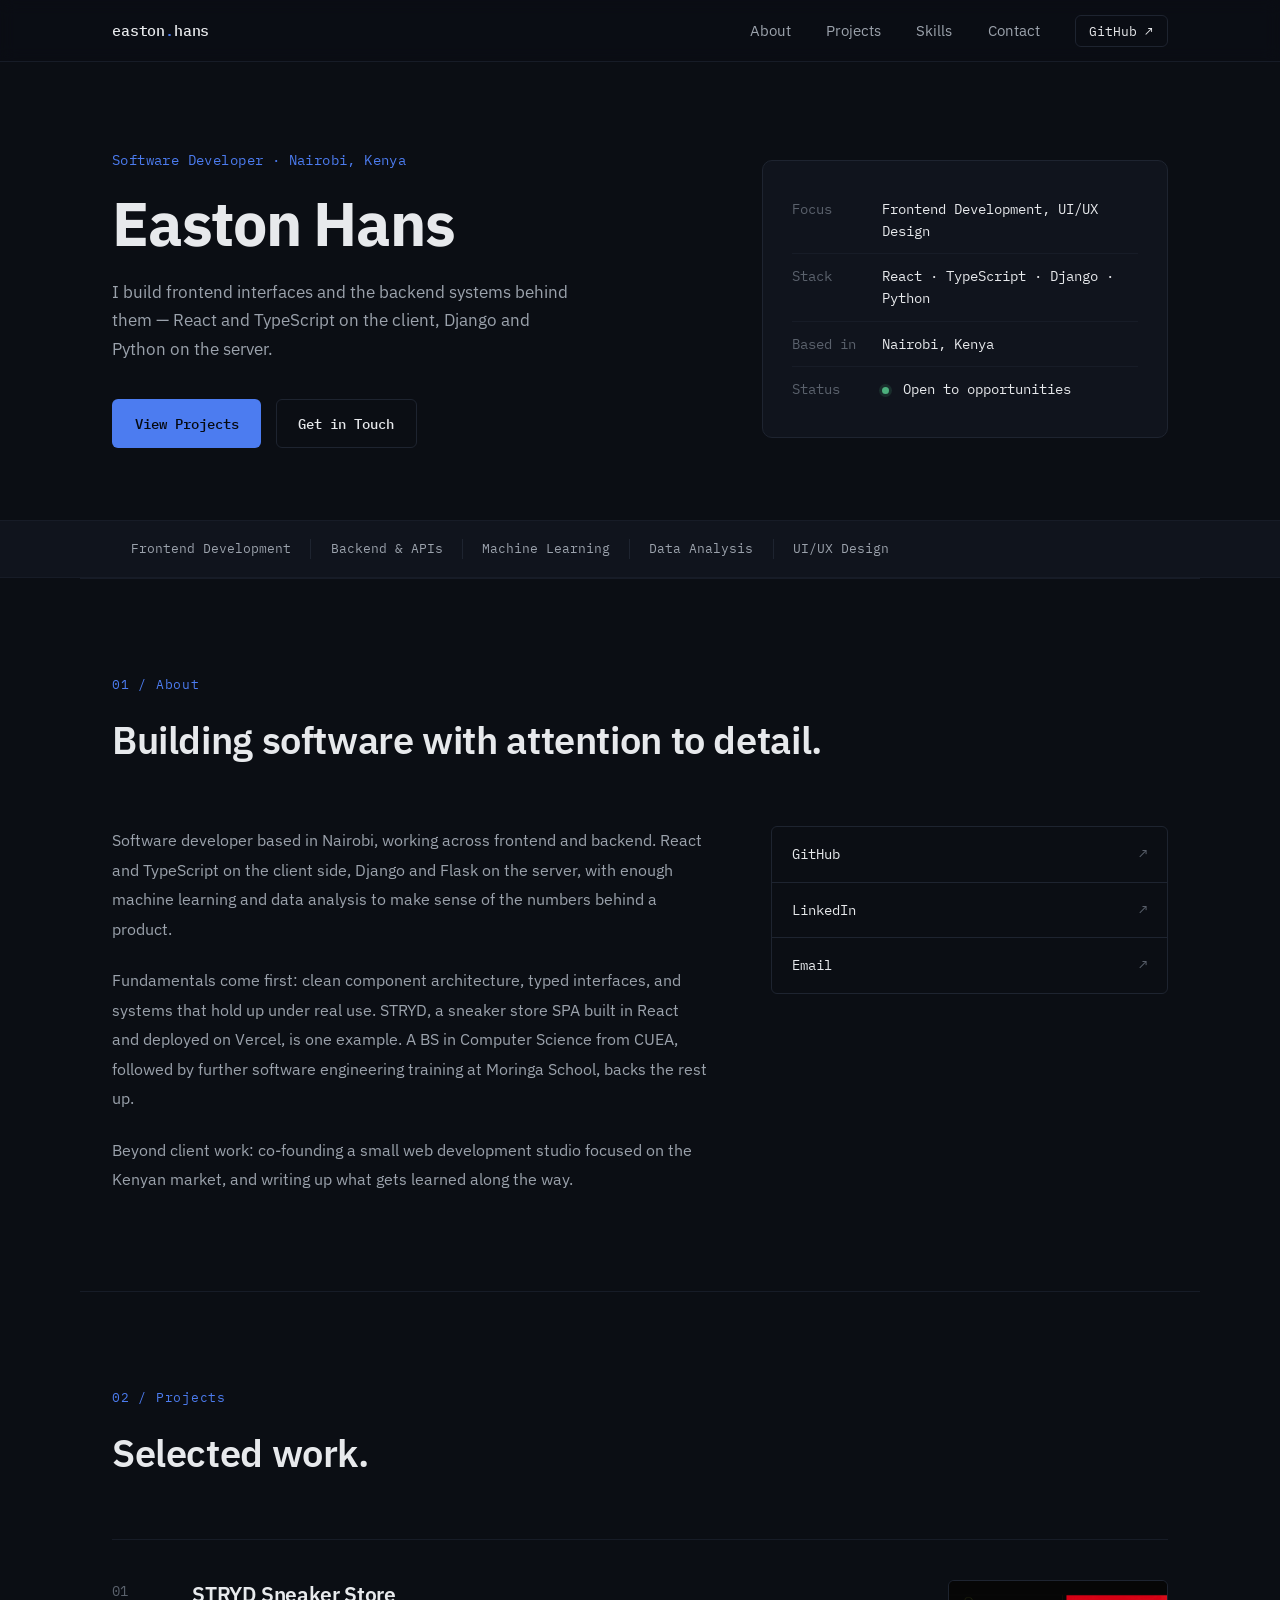
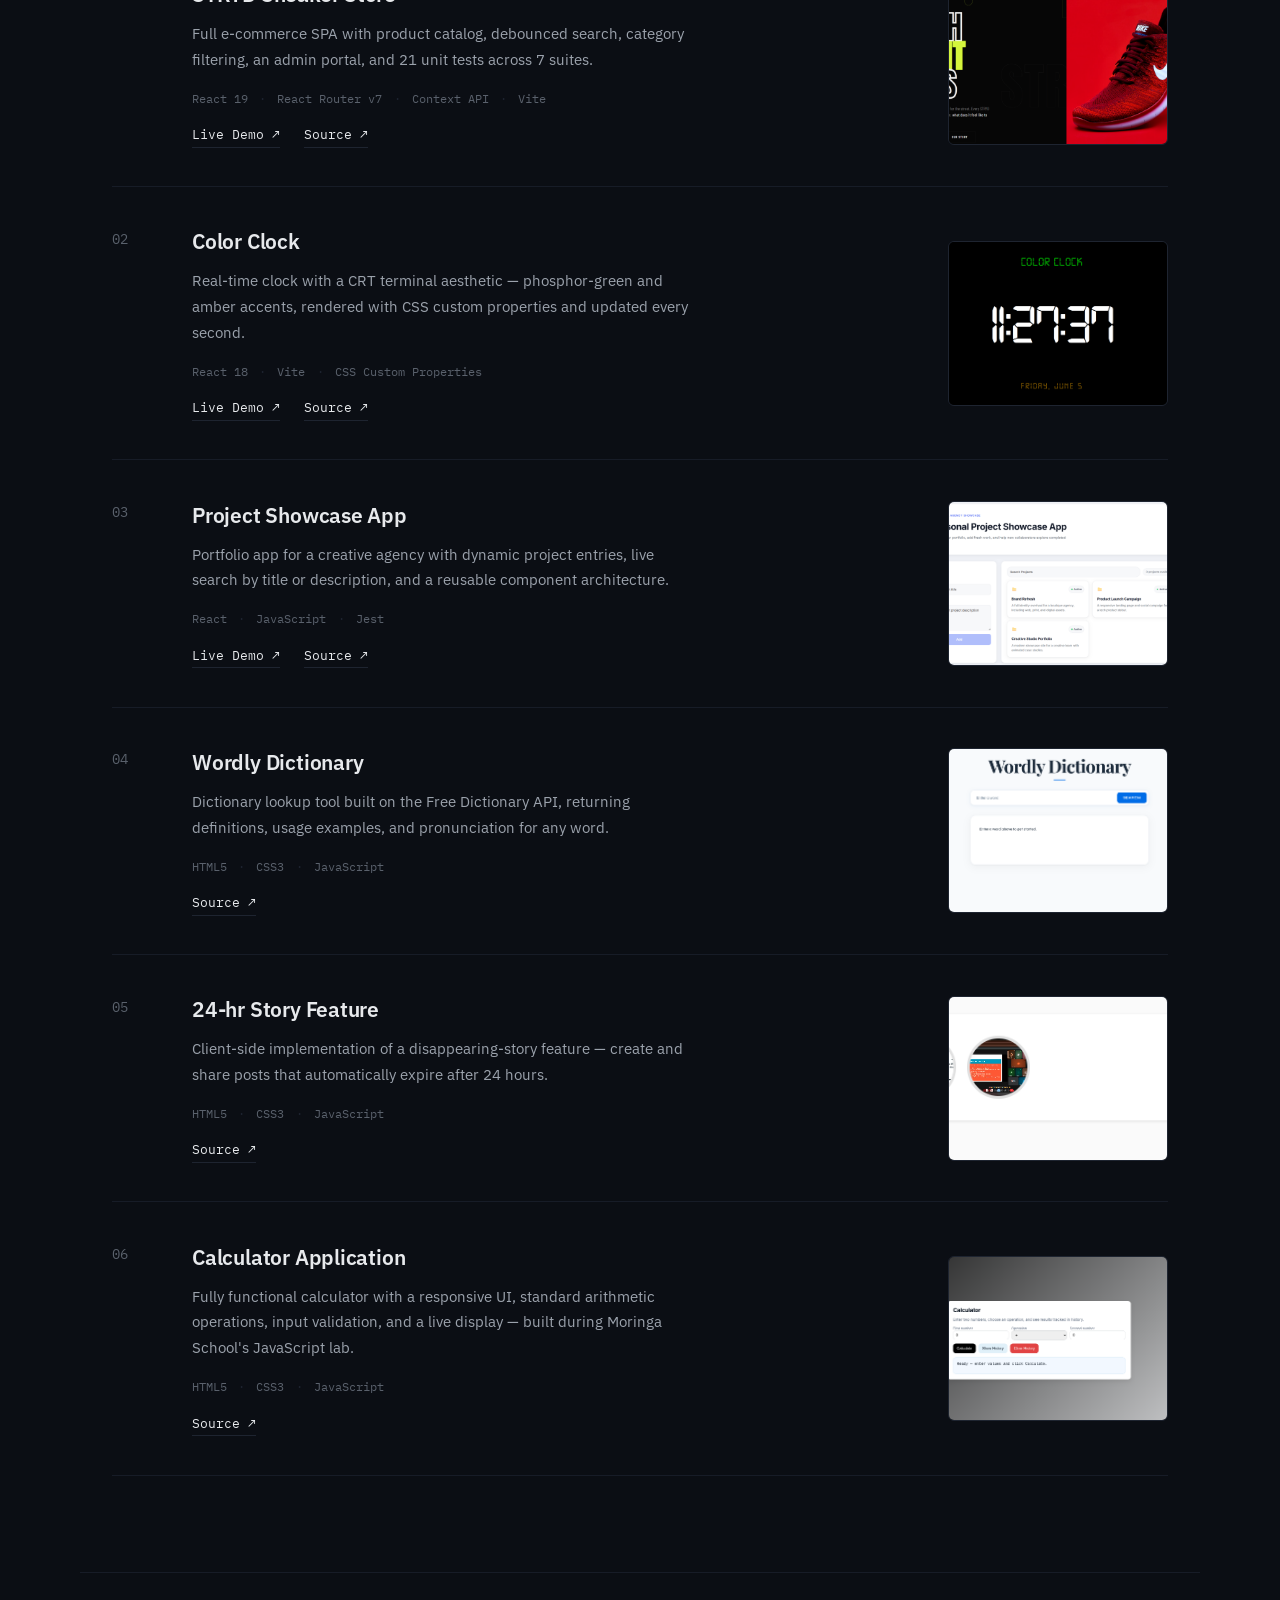
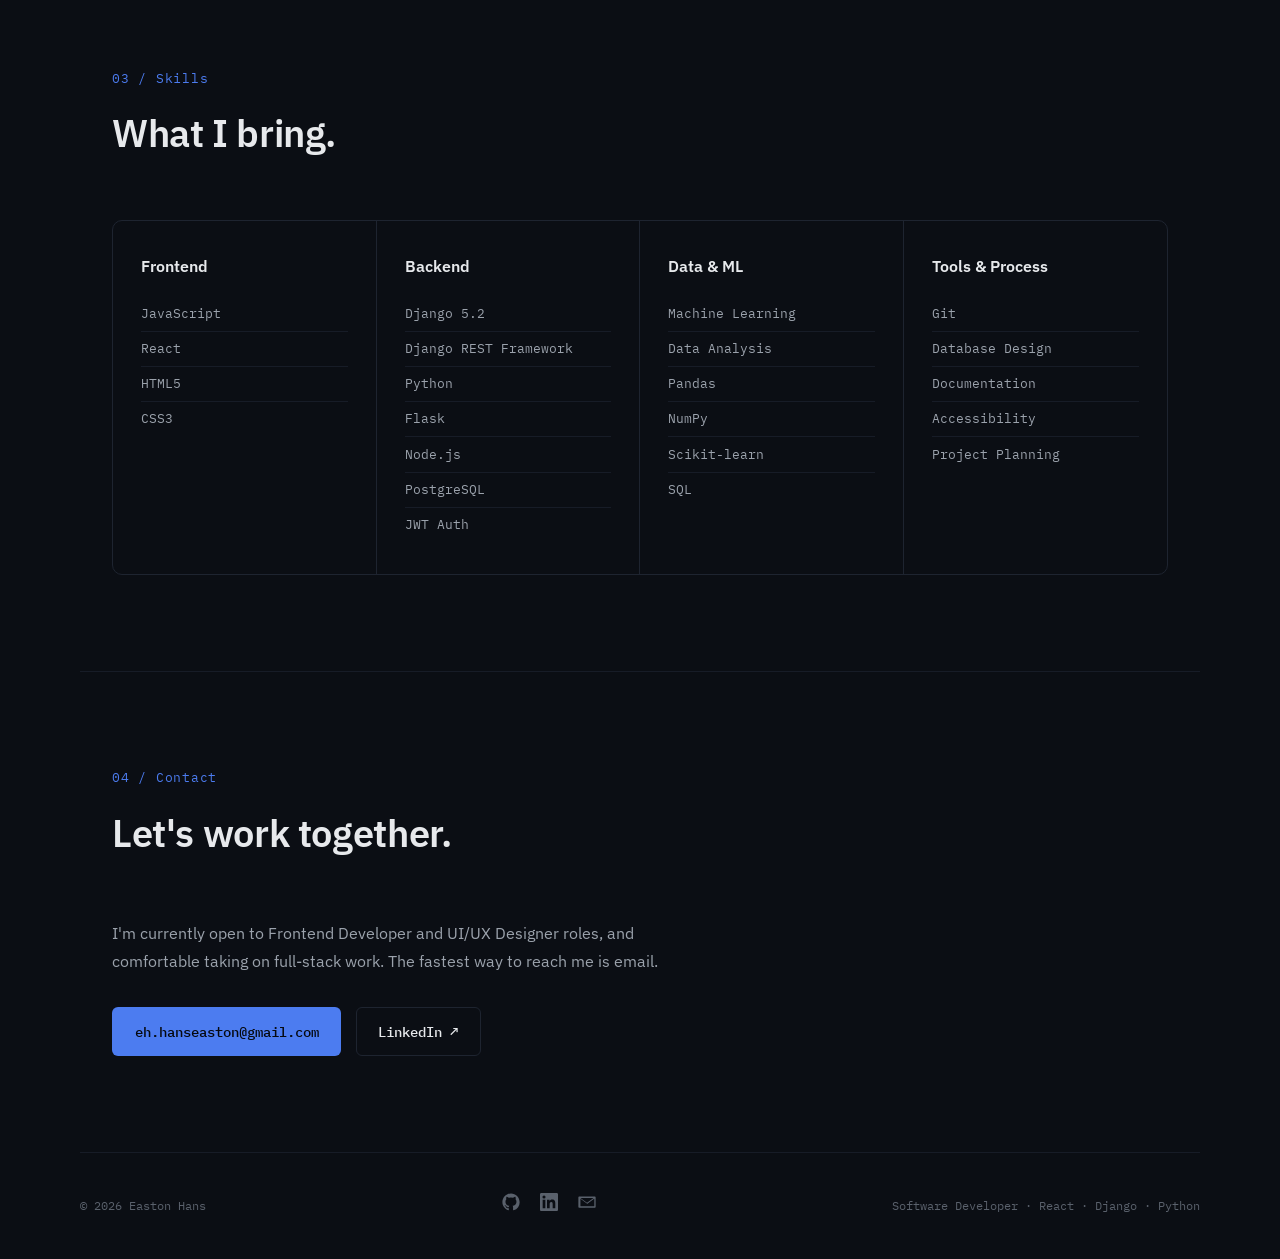
<file: index.html>
<!DOCTYPE html>
<html lang="en">
<head>
    <meta charset="UTF-8">
    <meta name="viewport" content="width=device-width, initial-scale=1.0">
    <title>Easton Hans — Software Developer</title>
    <meta name="description" content="Easton Hans is a Nairobi-based software developer working across React/TypeScript frontends, Django/Python backends, and applied machine learning.">
    <link rel="preconnect" href="https://fonts.googleapis.com">
    <link rel="preconnect" href="https://fonts.gstatic.com" crossorigin>
    <link href="https://fonts.googleapis.com/css2?family=IBM+Plex+Sans:wght@400;500;600;700&family=IBM+Plex+Mono:wght@400;500;600&display=swap" rel="stylesheet">
    <link rel="stylesheet" href="style.css">
    <link rel="icon" type="image/svg+xml" href="images/code-solid-full.svg">
</head>
<body>

    <!-- NAV -->
    <header id="site-header">
        <nav class="nav-inner">
            <a href="#top" class="logo">easton<span class="logo-accent">.</span>hans</a>

            <button class="nav-toggle" id="nav-toggle" aria-label="Toggle navigation" aria-expanded="false" aria-controls="nav-links">
                <span></span><span></span>
            </button>

            <ul class="nav-links" id="nav-links">
                <li><a href="#about">About</a></li>
                <li><a href="#projects">Projects</a></li>
                <li><a href="#skills">Skills</a></li>
                <li><a href="#contact">Contact</a></li>
                <li class="nav-links-github">
                    <a href="https://github.com/EastonHans" target="_blank" rel="noopener noreferrer">GitHub &#8599;</a>
                </li>
            </ul>
        </nav>
    </header>

    <main id="top">

        <!-- HERO -->
        <section class="hero">
            <div class="hero-text">
                <p class="eyebrow">Software Developer &middot; Nairobi, Kenya</p>
                <h1 class="hero-name">Easton Hans</h1>
                <p class="hero-tagline">
                    I build frontend interfaces and the backend systems behind them —
                    React and TypeScript on the client, Django and Python on the server.
                </p>
                <div class="hero-actions">
                    <a href="#projects" class="btn btn-primary">View Projects</a>
                    <a href="#contact" class="btn btn-ghost">Get in Touch</a>
                </div>
            </div>

            <dl class="hero-spec" aria-label="Quick facts">
                <div class="spec-row">
                    <dt>Focus</dt>
                    <dd>Frontend Development, UI/UX Design</dd>
                </div>
                <div class="spec-row">
                    <dt>Stack</dt>
                    <dd>React &middot; TypeScript &middot; Django &middot; Python</dd>
                </div>
                <div class="spec-row">
                    <dt>Based in</dt>
                    <dd>Nairobi, Kenya</dd>
                </div>
                <div class="spec-row">
                    <dt>Status</dt>
                    <dd><span class="status-dot"></span> Open to opportunities</dd>
                </div>
            </dl>
        </section>

        <!-- CAPABILITY STRIP -->
        <div class="strip">
            <div class="strip-inner">
                <span>Frontend Development</span>
                <span>Backend &amp; APIs</span>
                <span>Machine Learning</span>
                <span>Data Analysis</span>
                <span>UI/UX Design</span>
            </div>
        </div>

        <!-- ABOUT -->
        <section id="about" class="section">
            <div class="section-head">
                <p class="section-label">01 / About</p>
                <h2 class="section-title">Building software with attention to detail.</h2>
            </div>

            <div class="about-grid">
                <div class="about-body" data-reveal>
                    <p>
                        Software developer based in Nairobi, working across frontend and backend. 
                        React and TypeScript on the client side, Django and Flask on the server, 
                        with enough machine learning and data analysis to make sense of the numbers behind a product.
                    </p>
                    <p>
                      Fundamentals come first: clean component architecture, typed interfaces, and systems that hold up under real use. 
                      STRYD, a sneaker store SPA built in React and deployed on Vercel, is one example. 
                      A BS in Computer Science from CUEA, followed by further software engineering training at Moringa School, backs the rest up.
                    </p>
                    <p>
                        Beyond client work: co-founding a small web development studio focused on the Kenyan market, and writing up what gets learned along the way.
                    </p>
                </div>

                <div class="about-links" data-reveal>
                    <a href="https://github.com/EastonHans" target="_blank" rel="noopener noreferrer" class="link-row">
                        <span>GitHub</span><span class="link-arrow">&#8599;</span>
                    </a>
                    <a href="https://www.linkedin.com/in/easton-hans-70408625a" target="_blank" rel="noopener noreferrer" class="link-row">
                        <span>LinkedIn</span><span class="link-arrow">&#8599;</span>
                    </a>
                    <a href="mailto:eh.hanseaston@gmail.com" class="link-row">
                        <span>Email</span><span class="link-arrow">&#8599;</span>
                    </a>
                </div>
            </div>
        </section>

        <!-- PROJECTS -->
        <section id="projects" class="section">
            <div class="section-head">
                <p class="section-label">02 / Projects</p>
                <h2 class="section-title">Selected work.</h2>
            </div>

            <ul class="project-list">

                <li class="project-row" data-reveal>
                    <span class="project-index">01</span>
                    <div class="project-content">
                        <h3>STRYD Sneaker Store</h3>
                        <p class="project-desc">
                            Full e-commerce SPA with product catalog, debounced search, category filtering,
                            an admin portal, and 21 unit tests across 7 suites.
                        </p>
                        <div class="tech-list">
                            <span>React 19</span><span>React Router v7</span><span>Context API</span><span>Vite</span>
                        </div>
                        <div class="project-links">
                            <a href="https://stryd-shop.vercel.app" target="_blank" rel="noopener noreferrer">Live Demo &#8599;</a>
                            <a href="https://github.com/EastonHans/STRYD" target="_blank" rel="noopener noreferrer">Source &#8599;</a>
                        </div>
                    </div>
                    <div class="project-thumb">
                        <img src="images/STRYD.png" alt="STRYD sneaker store interface" loading="lazy">
                    </div>
                </li>

                <li class="project-row" data-reveal>
                    <span class="project-index">02</span>
                    <div class="project-content">
                        <h3>Color Clock</h3>
                        <p class="project-desc">
                            Real-time clock with a CRT terminal aesthetic — phosphor-green and amber accents,
                            rendered with CSS custom properties and updated every second.
                        </p>
                        <div class="tech-list">
                            <span>React 18</span><span>Vite</span><span>CSS Custom Properties</span>
                        </div>
                        <div class="project-links">
                            <a href="https://colour-clock.vercel.app" target="_blank" rel="noopener noreferrer">Live Demo &#8599;</a>
                            <a href="https://github.com/EastonHans/Color-Clock" target="_blank" rel="noopener noreferrer">Source &#8599;</a>
                        </div>
                    </div>
                    <div class="project-thumb">
                        <img src="images/Color-Clock.png" alt="Color Clock retro terminal interface" loading="lazy">
                    </div>
                </li>

                <li class="project-row" data-reveal>
                    <span class="project-index">03</span>
                    <div class="project-content">
                        <h3>Project Showcase App</h3>
                        <p class="project-desc">
                            Portfolio app for a creative agency with dynamic project entries, live search
                            by title or description, and a reusable component architecture.
                        </p>
                        <div class="tech-list">
                            <span>React</span><span>JavaScript</span><span>Jest</span>
                        </div>
                        <div class="project-links">
                            <a href="https://hans-spa.vercel.app" target="_blank" rel="noopener noreferrer">Live Demo &#8599;</a>
                            <a href="https://github.com/EastonHans/spa-react" target="_blank" rel="noopener noreferrer">Source &#8599;</a>
                        </div>
                    </div>
                    <div class="project-thumb">
                        <img src="images/spa-react.png" alt="Project Showcase App interface" loading="lazy">
                    </div>
                </li>

                <li class="project-row" data-reveal>
                    <span class="project-index">04</span>
                    <div class="project-content">
                        <h3>Wordly Dictionary</h3>
                        <p class="project-desc">
                            Dictionary lookup tool built on the Free Dictionary API, returning definitions,
                            usage examples, and pronunciation for any word.
                        </p>
                        <div class="tech-list">
                            <span>HTML5</span><span>CSS3</span><span>JavaScript</span>
                        </div>
                        <div class="project-links">
                            <a href="https://github.com/EastonHans/Wordly-Lab-project-SPA" target="_blank" rel="noopener noreferrer">Source &#8599;</a>
                        </div>
                    </div>
                    <div class="project-thumb">
                        <img src="images/wordly.png" alt="Wordly dictionary interface" loading="lazy">
                    </div>
                </li>

                <li class="project-row" data-reveal>
                    <span class="project-index">05</span>
                    <div class="project-content">
                        <h3>24-hr Story Feature</h3>
                        <p class="project-desc">
                            Client-side implementation of a disappearing-story feature — create and share
                            posts that automatically expire after 24 hours.
                        </p>
                        <div class="tech-list">
                            <span>HTML5</span><span>CSS3</span><span>JavaScript</span>
                        </div>
                        <div class="project-links">
                            <a href="https://github.com/EastonHans/24-hr-story-feature-client-side" target="_blank" rel="noopener noreferrer">Source &#8599;</a>
                        </div>
                    </div>
                    <div class="project-thumb">
                        <img src="images/24h.png" alt="24-hour story feature interface" loading="lazy">
                    </div>
                </li>

                <li class="project-row" data-reveal>
                    <span class="project-index">06</span>
                    <div class="project-content">
                        <h3>Calculator Application</h3>
                        <p class="project-desc">
                            Fully functional calculator with a responsive UI, standard arithmetic operations,
                            input validation, and a live display — built during Moringa School's JavaScript lab.
                        </p>
                        <div class="tech-list">
                            <span>HTML5</span><span>CSS3</span><span>JavaScript</span>
                        </div>
                        <div class="project-links">
                            <a href="https://github.com/EastonHans/Javascript-Calculator" target="_blank" rel="noopener noreferrer">Source &#8599;</a>
                        </div>
                    </div>
                    <div class="project-thumb">
                        <img src="images/JS Lab.png" alt="Calculator application interface" loading="lazy">
                    </div>
                </li>

            </ul>
        </section>

        <!-- SKILLS -->
        <section id="skills" class="section">
            <div class="section-head">
                <p class="section-label">03 / Skills</p>
                <h2 class="section-title">What I bring.</h2>
            </div>

            <div class="skills-grid">

                <div class="skill-block" data-reveal>
                    <h3>Frontend</h3>
                    <ul class="skill-list">
                        <li>JavaScript</li>
                        <li>React</li>
                        <li>HTML5</li>
                        <li>CSS3</li>
                    </ul>
                </div>

                <div class="skill-block" data-reveal>
                    <h3>Backend</h3>
                    <ul class="skill-list">
                        <li>Django 5.2</li>
                        <li>Django REST Framework</li>
                        <li>Python</li>
                        <li>Flask</li>
                        <li>Node.js</li>
                        <li>PostgreSQL</li>
                        <li>JWT Auth</li>
                    </ul>
                </div>

                <div class="skill-block" data-reveal>
                    <h3>Data &amp; ML</h3>
                    <ul class="skill-list">
                        <li>Machine Learning</li>
                        <li>Data Analysis</li>
                        <li>Pandas</li>
                        <li>NumPy</li>
                        <li>Scikit-learn</li>
                        <li>SQL</li>
                    </ul>
                </div>

                <div class="skill-block" data-reveal>
                    <h3>Tools &amp; Process</h3>
                    <ul class="skill-list">
                        <li>Git</li>
                        <li>Database Design</li>
                        <li>Documentation</li>
                        <li>Accessibility</li>
                        <li>Project Planning</li>
                    </ul>
                </div>

            </div>
        </section>

        <!-- CONTACT -->
        <section id="contact" class="section section-contact">
            <div class="section-head">
                <p class="section-label">04 / Contact</p>
                <h2 class="section-title">Let's work together.</h2>
            </div>
            <p class="contact-copy">
                I'm currently open to Frontend Developer and UI/UX Designer roles, and comfortable
                taking on full-stack work. The fastest way to reach me is email.
            </p>
            <div class="contact-actions">
                <a href="mailto:eh.hanseaston@gmail.com" class="btn btn-primary">eh.hanseaston@gmail.com</a>
                <a href="https://www.linkedin.com/in/easton-hans-70408625a" target="_blank" rel="noopener noreferrer" class="btn btn-ghost">LinkedIn &#8599;</a>
            </div>
        </section>

    </main>

    <!-- FOOTER -->
    <footer>
        <div class="footer-inner">
            <p class="footer-copy">&copy; <span id="current-year"></span> Easton Hans</p>
            <div class="social-links">
                <a href="https://github.com/EastonHans" target="_blank" rel="noopener noreferrer" aria-label="GitHub">
                    <svg viewBox="0 0 24 24" width="18" height="18" fill="currentColor" aria-hidden="true"><path d="M12 .5C5.73.5.5 5.73.5 12c0 5.08 3.29 9.39 7.86 10.91.58.1.79-.25.79-.56 0-.28-.01-1.02-.02-2-3.2.7-3.88-1.54-3.88-1.54-.52-1.33-1.28-1.69-1.28-1.69-1.04-.71.08-.7.08-.7 1.15.08 1.76 1.18 1.76 1.18 1.02 1.75 2.68 1.25 3.34.95.1-.74.4-1.25.72-1.54-2.55-.29-5.24-1.28-5.24-5.7 0-1.26.45-2.29 1.18-3.09-.12-.29-.51-1.46.11-3.05 0 0 .96-.31 3.15 1.18a10.9 10.9 0 0 1 5.74 0c2.19-1.49 3.15-1.18 3.15-1.18.62 1.59.23 2.76.11 3.05.74.8 1.18 1.83 1.18 3.09 0 4.43-2.69 5.41-5.25 5.69.41.36.78 1.07.78 2.15 0 1.55-.01 2.8-.01 3.18 0 .31.21.67.8.56A10.52 10.52 0 0 0 23.5 12C23.5 5.73 18.27.5 12 .5Z"/></svg>
                </a>
                <a href="https://www.linkedin.com/in/easton-hans-70408625a" target="_blank" rel="noopener noreferrer" aria-label="LinkedIn">
                    <svg viewBox="0 0 24 24" width="18" height="18" fill="currentColor" aria-hidden="true"><path d="M20.45 20.45h-3.55v-5.57c0-1.33-.02-3.03-1.85-3.03-1.85 0-2.14 1.45-2.14 2.94v5.66H9.36V9h3.41v1.56h.05c.47-.9 1.63-1.85 3.35-1.85 3.59 0 4.25 2.36 4.25 5.44v6.3ZM5.34 7.43a2.06 2.06 0 1 1 0-4.12 2.06 2.06 0 0 1 0 4.12ZM7.12 20.45H3.56V9h3.56v11.45ZM22.22 0H1.77C.79 0 0 .77 0 1.73v20.54C0 23.23.79 24 1.77 24h20.45c.98 0 1.78-.77 1.78-1.73V1.73C24 .77 23.2 0 22.22 0Z"/></svg>
                </a>
                <a href="mailto:eh.hanseaston@gmail.com" aria-label="Email">
                    <svg viewBox="0 0 24 24" width="18" height="18" fill="currentColor" aria-hidden="true"><path d="M1.5 4.5h21a1 1 0 0 1 1 1v13a1 1 0 0 1-1 1h-21a1 1 0 0 1-1-1v-13a1 1 0 0 1 1-1Zm1.72 2 8.78 6.6 8.78-6.6H3.22Zm18.28 1.25-8.53 6.4a1 1 0 0 1-1.2 0L3.24 7.75V17.5h18.5V7.75Z"/></svg>
                </a>
            </div>
            <p class="footer-role">Software Developer &middot; React &middot; Django &middot; Python</p>
        </div>
    </footer>

    <script src="script.js"></script>
</body>
</html>
</file>
<file: style.css>
/* ============================================
   RESET & ROOT
   ============================================ */
*, *::before, *::after {
    margin: 0;
    padding: 0;
    box-sizing: border-box;
}

:root {
    --bg: #0B0E14;
    --surface: #10141D;
    --surface-2: #141926;
    --ink: #E7E9EC;
    --ink-dim: #9BA2AC;
    --ink-faint: #5A616C;
    --border: #1E2430;
    --border-soft: #171C27;
    --accent: #4C7CF0;
    --accent-dim: #3A61C4;
    --accent-soft: rgba(76, 124, 240, 0.12);
    --good: #4CAF7D;

    --font-sans: 'IBM Plex Sans', -apple-system, BlinkMacSystemFont, 'Segoe UI', sans-serif;
    --font-mono: 'IBM Plex Mono', ui-monospace, 'SFMono-Regular', Menlo, Consolas, monospace;

    --container: 1120px;
    --radius: 6px;
}

html {
    scroll-behavior: smooth;
}

@media (prefers-reduced-motion: reduce) {
    html { scroll-behavior: auto; }
    *, *::before, *::after {
        animation-duration: 0.001ms !important;
        animation-iteration-count: 1 !important;
        transition-duration: 0.001ms !important;
        scroll-behavior: auto !important;
    }
}

body {
    font-family: var(--font-sans);
    background: var(--bg);
    color: var(--ink);
    line-height: 1.6;
    font-size: 16px;
    -webkit-font-smoothing: antialiased;
}

a {
    color: inherit;
    text-decoration: none;
}

ul { list-style: none; }

img { max-width: 100%; display: block; }

:focus-visible {
    outline: 2px solid var(--accent);
    outline-offset: 3px;
    border-radius: 2px;
}

.section {
    max-width: var(--container);
    margin: 0 auto;
    padding: 6rem 2rem;
    border-top: 1px solid var(--border-soft);
}

.section-head {
    margin-bottom: 3.5rem;
}

.section-label {
    font-family: var(--font-mono);
    font-size: 0.8rem;
    letter-spacing: 0.06em;
    color: var(--accent);
    margin-bottom: 0.9rem;
}

.section-title {
    font-family: var(--font-sans);
    font-weight: 600;
    font-size: clamp(1.6rem, 3.2vw, 2.35rem);
    letter-spacing: -0.01em;
    color: var(--ink);
    max-width: 32ch;
}

/* ============================================
   BUTTONS
   ============================================ */
.btn {
    display: inline-flex;
    align-items: center;
    gap: 0.4rem;
    font-family: var(--font-mono);
    font-size: 0.86rem;
    font-weight: 500;
    padding: 0.78rem 1.35rem;
    border-radius: var(--radius);
    border: 1px solid transparent;
    transition: background 0.15s ease, border-color 0.15s ease, color 0.15s ease;
}

.btn-primary {
    background: var(--accent);
    color: #06090F;
}

.btn-primary:hover {
    background: #6493F5;
}

.btn-ghost {
    border-color: var(--border);
    color: var(--ink);
}

.btn-ghost:hover {
    border-color: var(--accent);
    color: var(--accent);
}

/* ============================================
   NAV
   ============================================ */
#site-header {
    position: sticky;
    top: 0;
    z-index: 100;
    background: rgba(11, 14, 20, 0.85);
    backdrop-filter: blur(8px);
    border-bottom: 1px solid var(--border-soft);
}

.nav-inner {
    max-width: var(--container);
    margin: 0 auto;
    padding: 1.1rem 2rem;
    display: flex;
    align-items: center;
    justify-content: space-between;
}

.logo {
    font-family: var(--font-mono);
    font-weight: 500;
    font-size: 0.95rem;
    color: var(--ink);
    letter-spacing: -0.01em;
}

.logo-accent {
    color: var(--accent);
}

.nav-links {
    display: flex;
    align-items: center;
    gap: 2.2rem;
}

.nav-links a {
    font-family: var(--font-sans);
    font-size: 0.92rem;
    color: var(--ink-dim);
    transition: color 0.15s ease;
}

.nav-links a:hover {
    color: var(--ink);
}

.nav-links-github a {
    font-family: var(--font-mono);
    font-size: 0.82rem;
    color: var(--ink);
    border: 1px solid var(--border);
    padding: 0.42rem 0.85rem;
    border-radius: var(--radius);
    transition: border-color 0.15s ease, color 0.15s ease;
}

.nav-links-github a:hover {
    border-color: var(--accent);
    color: var(--accent);
}

.nav-toggle {
    display: none;
    flex-direction: column;
    justify-content: center;
    gap: 5px;
    width: 32px;
    height: 32px;
    background: none;
    border: none;
    cursor: pointer;
}

.nav-toggle span {
    display: block;
    width: 100%;
    height: 1.5px;
    background: var(--ink);
    transition: transform 0.2s ease, opacity 0.2s ease;
}

/* ============================================
   HERO
   ============================================ */
.hero {
    max-width: var(--container);
    margin: 0 auto;
    padding: 5.5rem 2rem 4.5rem;
    display: grid;
    grid-template-columns: 1.3fr 0.9fr;
    gap: 4rem;
    align-items: center;
}

.eyebrow {
    font-family: var(--font-mono);
    font-size: 0.85rem;
    color: var(--accent);
    letter-spacing: 0.03em;
    margin-bottom: 1.25rem;
}

.hero-name {
    font-family: var(--font-sans);
    font-weight: 700;
    font-size: clamp(2.4rem, 5.5vw, 3.8rem);
    letter-spacing: -0.02em;
    line-height: 1.05;
    margin-bottom: 1.4rem;
}

.hero-tagline {
    font-size: 1.05rem;
    color: var(--ink-dim);
    max-width: 46ch;
    line-height: 1.7;
    margin-bottom: 2.25rem;
}

.hero-actions {
    display: flex;
    gap: 0.9rem;
    flex-wrap: wrap;
}

.hero-spec {
    background: var(--surface);
    border: 1px solid var(--border);
    border-radius: 10px;
    padding: 1.6rem 1.8rem;
    font-family: var(--font-mono);
    font-size: 0.86rem;
}

.spec-row {
    display: grid;
    grid-template-columns: 78px 1fr;
    gap: 0.75rem;
    padding: 0.7rem 0;
    border-bottom: 1px solid var(--border-soft);
}

.spec-row:last-child {
    border-bottom: none;
}

.spec-row dt {
    color: var(--ink-faint);
}

.spec-row dd {
    color: var(--ink);
}

.status-dot {
    display: inline-block;
    width: 7px;
    height: 7px;
    border-radius: 50%;
    background: var(--good);
    margin-right: 0.4rem;
    box-shadow: 0 0 0 3px rgba(76, 175, 125, 0.16);
}

/* ============================================
   CAPABILITY STRIP
   ============================================ */
.strip {
    border-top: 1px solid var(--border-soft);
    border-bottom: 1px solid var(--border-soft);
    background: var(--surface);
}

.strip-inner {
    max-width: var(--container);
    margin: 0 auto;
    padding: 1.1rem 2rem;
    display: flex;
    flex-wrap: wrap;
    gap: 0.6rem 0;
    font-family: var(--font-mono);
    font-size: 0.8rem;
    color: var(--ink-dim);
}

.strip-inner span {
    padding: 0 1.2rem;
    border-right: 1px solid var(--border);
}

.strip-inner span:last-child {
    border-right: none;
}

/* ============================================
   ABOUT
   ============================================ */
.about-grid {
    display: grid;
    grid-template-columns: 1.5fr 1fr;
    gap: 4rem;
}

.about-body p {
    font-size: 1rem;
    color: var(--ink-dim);
    line-height: 1.85;
    margin-bottom: 1.35rem;
}

.about-body p:last-child {
    margin-bottom: 0;
}

.about-links {
    display: flex;
    flex-direction: column;
    align-self: start;
    border: 1px solid var(--border);
    border-radius: var(--radius);
    overflow: hidden;
}

.link-row {
    display: flex;
    align-items: center;
    justify-content: space-between;
    padding: 1rem 1.25rem;
    font-family: var(--font-mono);
    font-size: 0.88rem;
    color: var(--ink);
    border-bottom: 1px solid var(--border);
    transition: background 0.15s ease, color 0.15s ease;
}

.about-links .link-row:last-child {
    border-bottom: none;
}

.link-row:hover {
    background: var(--accent-soft);
    color: var(--accent);
}

.link-arrow {
    color: var(--ink-faint);
    transition: color 0.15s ease;
}

.link-row:hover .link-arrow {
    color: var(--accent);
}

/* ============================================
   PROJECTS
   ============================================ */
.project-list {
    display: flex;
    flex-direction: column;
}

.project-row {
    display: grid;
    grid-template-columns: 48px 1fr 220px;
    gap: 2rem;
    align-items: center;
    padding: 2.4rem 0;
    border-top: 1px solid var(--border-soft);
}

.project-row:last-child {
    border-bottom: 1px solid var(--border-soft);
}

.project-index {
    font-family: var(--font-mono);
    font-size: 0.85rem;
    color: var(--ink-faint);
    align-self: start;
    padding-top: 0.2rem;
}

.project-content h3 {
    font-family: var(--font-sans);
    font-weight: 600;
    font-size: 1.3rem;
    letter-spacing: -0.01em;
    margin-bottom: 0.6rem;
    color: var(--ink);
}

.project-desc {
    font-size: 0.95rem;
    color: var(--ink-dim);
    line-height: 1.7;
    max-width: 56ch;
    margin-bottom: 1rem;
}

.tech-list {
    display: flex;
    flex-wrap: wrap;
    gap: 0.4rem 0.7rem;
    margin-bottom: 1rem;
    font-family: var(--font-mono);
    font-size: 0.76rem;
    color: var(--ink-faint);
}

.tech-list span::after {
    content: '';
}

.tech-list span {
    position: relative;
}

.tech-list span:not(:last-child)::after {
    content: '\00b7';
    margin-left: 0.7rem;
    color: var(--border);
}

.project-links {
    display: flex;
    gap: 1.5rem;
}

.project-links a {
    font-family: var(--font-mono);
    font-size: 0.82rem;
    color: var(--ink);
    border-bottom: 1px solid var(--border);
    padding-bottom: 0.1rem;
    transition: color 0.15s ease, border-color 0.15s ease;
}

.project-links a:hover {
    color: var(--accent);
    border-color: var(--accent);
}

.project-thumb {
    border: 1px solid var(--border);
    border-radius: var(--radius);
    overflow: hidden;
    aspect-ratio: 4 / 3;
    background: var(--surface);
    transition: border-color 0.2s ease;
}

.project-thumb img {
    width: 100%;
    height: 100%;
    object-fit: cover;
    transition: transform 0.3s ease;
}

.project-row:hover .project-thumb {
    border-color: var(--accent);
}

.project-row:hover .project-thumb img {
    transform: scale(1.03);
}

/* ============================================
   SKILLS
   ============================================ */
.skills-grid {
    display: grid;
    grid-template-columns: repeat(4, 1fr);
    border: 1px solid var(--border);
    border-radius: 10px;
    overflow: hidden;
}

.skill-block {
    padding: 2rem 1.75rem;
    border-right: 1px solid var(--border);
}

.skill-block:last-child {
    border-right: none;
}

.skill-block h3 {
    font-family: var(--font-sans);
    font-weight: 600;
    font-size: 1.02rem;
    color: var(--ink);
    margin-bottom: 1.1rem;
}

.skill-list li {
    font-family: var(--font-mono);
    font-size: 0.84rem;
    color: var(--ink-dim);
    padding: 0.4rem 0;
    border-top: 1px solid var(--border-soft);
}

.skill-list li:first-child {
    border-top: none;
}

/* ============================================
   CONTACT
   ============================================ */
.section-contact {
    border-bottom: 1px solid var(--border-soft);
}

.contact-copy {
    color: var(--ink-dim);
    font-size: 1rem;
    max-width: 56ch;
    line-height: 1.75;
    margin-bottom: 2rem;
}

.contact-actions {
    display: flex;
    gap: 0.9rem;
    flex-wrap: wrap;
}

/* ============================================
   FOOTER
   ============================================ */
footer {
    padding: 2.5rem 2rem;
}

.footer-inner {
    max-width: var(--container);
    margin: 0 auto;
    display: flex;
    align-items: center;
    justify-content: space-between;
    flex-wrap: wrap;
    gap: 1rem;
}

.footer-copy,
.footer-role {
    font-family: var(--font-mono);
    font-size: 0.78rem;
    color: var(--ink-faint);
}

.social-links {
    display: flex;
    gap: 1.25rem;
}

.social-links a {
    color: var(--ink-faint);
    transition: color 0.15s ease;
}

.social-links a:hover {
    color: var(--accent);
}

/* ============================================
   SCROLL REVEAL
   ============================================ */
[data-reveal] {
    opacity: 0;
    transform: translateY(10px);
    transition: opacity 0.5s ease, transform 0.5s ease;
}

[data-reveal].is-visible {
    opacity: 1;
    transform: translateY(0);
}

@media (prefers-reduced-motion: reduce) {
    [data-reveal] {
        opacity: 1;
        transform: none;
    }
}

/* ============================================
   RESPONSIVE
   ============================================ */
@media (max-width: 960px) {
    .hero {
        grid-template-columns: 1fr;
        gap: 2.5rem;
        padding-top: 3.5rem;
    }

    .about-grid {
        grid-template-columns: 1fr;
        gap: 2.5rem;
    }

    .project-row {
        grid-template-columns: 36px 1fr;
    }

    .project-thumb {
        grid-column: 1 / -1;
        aspect-ratio: 16 / 9;
    }

    .skills-grid {
        grid-template-columns: repeat(2, 1fr);
    }

    .skill-block:nth-child(2) {
        border-right: none;
    }

    .skill-block:nth-child(3),
    .skill-block:nth-child(4) {
        border-top: 1px solid var(--border);
    }
}

@media (max-width: 720px) {
    .nav-toggle {
        display: flex;
    }

    .nav-links {
        position: absolute;
        top: 100%;
        left: 0;
        right: 0;
        background: var(--bg);
        border-bottom: 1px solid var(--border-soft);
        flex-direction: column;
        align-items: flex-start;
        gap: 0;
        padding: 0;
        max-height: 0;
        overflow: hidden;
        transition: max-height 0.25s ease;
    }

    .nav-links.is-open {
        max-height: 320px;
    }

    .nav-links li {
        width: 100%;
    }

    .nav-links a {
        display: block;
        padding: 1rem 2rem;
        border-top: 1px solid var(--border-soft);
    }

    .nav-links-github {
        padding: 1rem 2rem;
    }

    .nav-links-github a {
        display: inline-block;
    }

    .section {
        padding: 4rem 1.5rem;
    }

    .strip-inner {
        padding: 1rem 1.5rem;
    }

    .strip-inner span {
        padding: 0 0.9rem;
    }
}

@media (max-width: 540px) {
    .skills-grid {
        grid-template-columns: 1fr;
    }

    .skill-block {
        border-right: none;
        border-top: 1px solid var(--border);
    }

    .skill-block:first-child {
        border-top: none;
    }

    .footer-inner {
        flex-direction: column;
        align-items: flex-start;
    }
}
</file>
